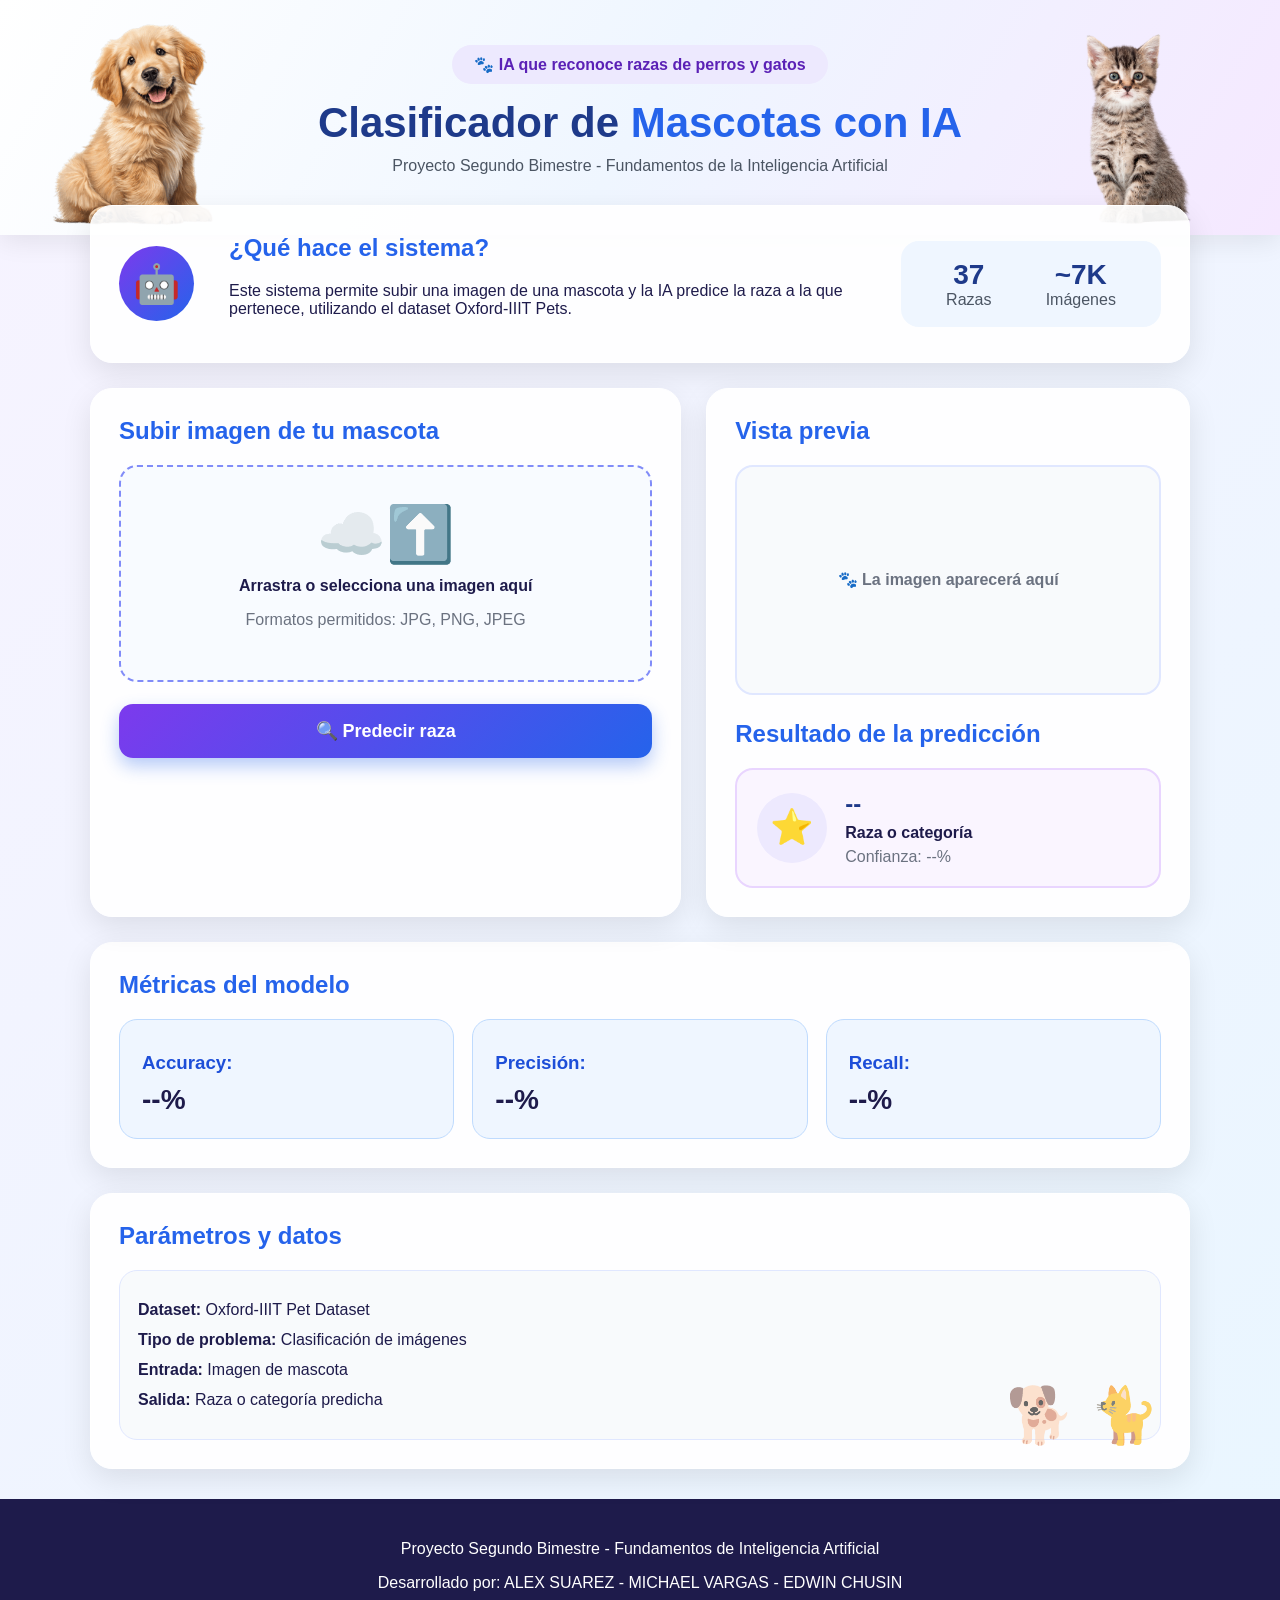
<file: index.html>
<!DOCTYPE html>
<html lang="es">

<head>
    <meta charset="UTF-8">
    <meta name="viewport" content="width=device-width, initial-scale=1.0">
    <title>Clasificador de Mascotas IA</title>
    <link rel="stylesheet" href="style.css">
</head>

<body>

    <header class="hero">
        <img src="img/perro.png" class="mascota perro" alt="Perro">
        <img src="img/gato.png" class="mascota gato" alt="Gato">

        <div class="badge">🐾 IA que reconoce razas de perros y gatos</div>
        <h1>Clasificador de <span>Mascotas con IA</span></h1>
        <p>Proyecto Segundo Bimestre - Fundamentos de la Inteligencia Artificial</p>
    </header>

    <main class="contenedor">

        <section class="card resumen">
            <div class="icono">🤖</div>
            <div>
                <h2>¿Qué hace el sistema?</h2>
                <p>
                    Este sistema permite subir una imagen de una mascota y la IA predice
                    la raza a la que pertenece, utilizando el dataset Oxford-IIIT Pets.
                </p>
            </div>

            <div class="datos">
                <div>
                    <strong>37</strong>
                    <span>Razas</span>
                </div>
                <div>
                    <strong>~7K</strong>
                    <span>Imágenes</span>
                </div>
            </div>
        </section>

        <section class="dos-columnas">

            <section class="card">
                <h2>Subir imagen de tu mascota</h2>

                <label class="upload-box" for="imagenInput">
                    <input type="file" id="imagenInput" accept="image/*">
                    <div class="nube">☁️⬆️</div>
                    <strong>Arrastra o selecciona una imagen aquí</strong>
                    <p>Formatos permitidos: JPG, PNG, JPEG</p>
                </label>

                <button onclick="enviarImagen()">🔍 Predecir raza</button>
            </section>

            <section class="card">
                <h2>Vista previa</h2>

                <div class="preview-box">
                    <img id="preview" class="preview oculto" alt="Vista previa">
                    <p id="textoPreview">🐾 La imagen aparecerá aquí</p>
                </div>

                <h2>Resultado de la predicción</h2>

                <div id="resultado" class="resultado">
                    <div class="estrella">⭐</div>
                    <div>
                        <strong>--</strong>
                        <p>Raza o categoría</p>
                        <span>Confianza: --%</span>
                    </div>
                </div>
            </section>

        </section>

        <section class="card metricas">
            <h2>Métricas del modelo</h2>

            <div class="grid">
                <div class="metrica">
                    <h3>Accuracy:</h3>
                    <p id="accuracy">--%</p>
                </div>

                <div class="metrica">
                    <h3>Precisión:</h3>
                    <p id="precision">--%</p>
                </div>

                <div class="metrica">
                    <h3>Recall:</h3>
                    <p id="recall">--%</p>
                </div>
            </div>
        </section>

        <section class="card parametros">
            <h2>Parámetros y datos</h2>

            <div class="tabla">
                <p><strong>Dataset:</strong> Oxford-IIIT Pet Dataset</p>
                <p><strong>Tipo de problema:</strong> Clasificación de imágenes</p>
                <p><strong>Entrada:</strong> Imagen de mascota</p>
                <p><strong>Salida:</strong> Raza o categoría predicha</p>
            </div>
        </section>

    </main>

    <footer>
        <p>Proyecto Segundo Bimestre - Fundamentos de Inteligencia Artificial</p>
        <p>Desarrollado por: ALEX SUAREZ - MICHAEL VARGAS - EDWIN CHUSIN</p>
    </footer>

    <script src="script.js"></script>
</body>

</html>
</file>
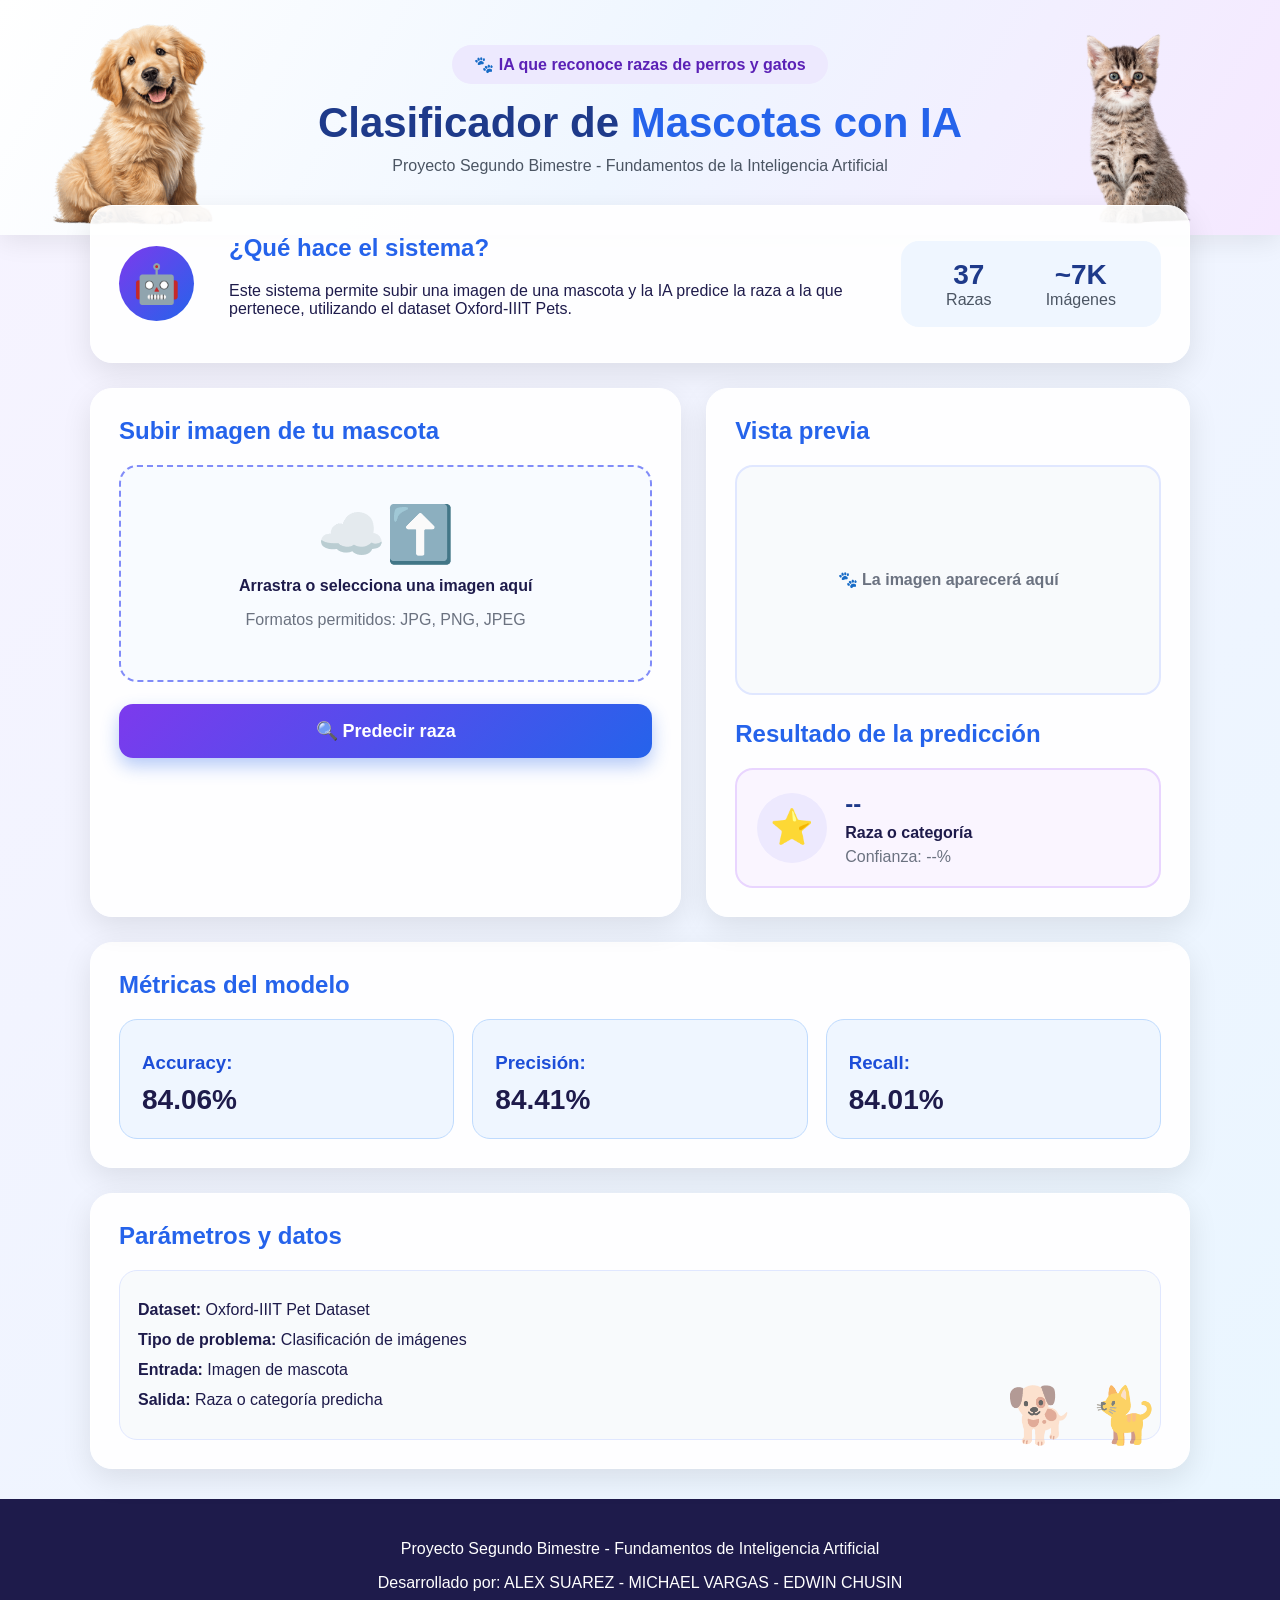
<file: frontend/index.html>
<!DOCTYPE html>
<html lang="es">

<head>
    <meta charset="UTF-8">
    <meta name="viewport" content="width=device-width, initial-scale=1.0">
    <title>Clasificador de Mascotas IA</title>
    <link rel="icon" href="data:image/svg+xml,<svg xmlns=%22http://www.w3.org/2000/svg%22 viewBox=%220 0 100 100%22><text y=%22.9em%22 font-size=%2290%22>🐾</text></svg>">
    <link rel="stylesheet" href="style.css">
</head>

<body>

    <header class="hero">
        <img src="./img/perro.png" class="mascota perro" alt="Perro">
        <img src="./img/gato.png" class="mascota gato" alt="Gato">

        <div class="badge">🐾 IA que reconoce razas de perros y gatos</div>
        <h1>Clasificador de <span>Mascotas con IA</span></h1>
        <p>Proyecto Segundo Bimestre - Fundamentos de la Inteligencia Artificial</p>
    </header>

    <main class="contenedor">

        <section class="card resumen">
            <div class="icono">🤖</div>
            <div>
                <h2>¿Qué hace el sistema?</h2>
                <p>
                    Este sistema permite subir una imagen de una mascota y la IA predice
                    la raza a la que pertenece, utilizando el dataset Oxford-IIIT Pets.
                </p>
            </div>

            <div class="datos">
                <div>
                    <strong>37</strong>
                    <span>Razas</span>
                </div>
                <div>
                    <strong>~7K</strong>
                    <span>Imágenes</span>
                </div>
            </div>
        </section>

        <section class="dos-columnas">

            <section class="card">
                <h2>Subir imagen de tu mascota</h2>

                <label class="upload-box" for="imagenInput">
                    <input type="file" id="imagenInput" accept="image/*">
                    <div class="nube">☁️⬆️</div>
                    <strong>Arrastra o selecciona una imagen aquí</strong>
                    <p>Formatos permitidos: JPG, PNG, JPEG</p>
                </label>

                <button onclick="enviarImagen()">🔍 Predecir raza</button>
            </section>

            <section class="card">
                <h2>Vista previa</h2>

                <div class="preview-box">
                    <img id="preview" class="preview oculto" alt="Vista previa">
                    <p id="textoPreview">🐾 La imagen aparecerá aquí</p>
                </div>

                <h2>Resultado de la predicción</h2>

                <div id="resultado" class="resultado">
                    <div class="estrella">⭐</div>
                    <div>
                        <strong>--</strong>
                        <p>Raza o categoría</p>
                        <span>Confianza: --%</span>
                    </div>
                </div>
            </section>

        </section>

        <section class="card metricas">
            <h2>Métricas del modelo</h2>

            <div class="grid">
                <div class="metrica">
                    <h3>Accuracy:</h3>
                    <p id="accuracy">84.06%</p>
                </div>

                <div class="metrica">
                    <h3>Precisión:</h3>
                    <p id="precision">84.41%</p>
                </div>

                <div class="metrica">
                    <h3>Recall:</h3>
                    <p id="recall">84.01%</p>
                </div>
            </div>
        </section>

        <section class="card parametros">
            <h2>Parámetros y datos</h2>

            <div class="tabla">
                <p><strong>Dataset:</strong> Oxford-IIIT Pet Dataset</p>
                <p><strong>Tipo de problema:</strong> Clasificación de imágenes</p>
                <p><strong>Entrada:</strong> Imagen de mascota</p>
                <p><strong>Salida:</strong> Raza o categoría predicha</p>
            </div>
        </section>

    </main>

    <footer>
        <p>Proyecto Segundo Bimestre - Fundamentos de Inteligencia Artificial</p>
        <p>Desarrollado por: ALEX SUAREZ - MICHAEL VARGAS - EDWIN CHUSIN</p>
    </footer>

    <script src="script.js"></script>
</body>

</html>
</file>
<file: style.css>
* {
  box-sizing: border-box;
}

body {
  margin: 0;
  font-family: Arial, sans-serif;
  background: linear-gradient(135deg, #f7f3ff, #e9f6ff);
  color: #1e1b4b;
}

.hero {
  position: relative;
  text-align: center;
  padding: 45px 20px 60px;
  background: linear-gradient(120deg, #ffffff, #eff6ff, #f5e8ff);
  box-shadow: 0 6px 25px #00000015;
  overflow: hidden;
}

.hero h1 {
  margin: 15px 0 10px;
  font-size: 42px;
  color: #1e3a8a;
}

.hero h1 span {
  color: #2563eb;
}

.hero p {
  margin: 0;
  color: #4b5563;
}

.badge {
  display: inline-block;
  padding: 10px 22px;
  border-radius: 30px;
  background: #ede9fe;
  color: #5b21b6;
  font-weight: bold;
}

.mascota{
    position:absolute;
    width:220px;
    user-select:none;
    pointer-events:none;
    animation: flotar 3s ease-in-out infinite;
}

.perro{
    left:30px;
    bottom:0;
}

.gato{
    right:30px;
    bottom:0;
    animation-delay:1s;
}

@keyframes flotar {
  0%, 100% {
    transform: translateY(0);
  }

  50% {
    transform: translateY(-12px);
  }
}

.contenedor {
  width: 90%;
  max-width: 1100px;
  margin: -30px auto 30px;
  position: relative;
  z-index: 2;
}

.card {
  background: #ffffffee;
  padding: 28px;
  margin-bottom: 25px;
  border-radius: 22px;
  box-shadow: 0 10px 30px #00000018;
  border: 1px solid #ffffff;
}

.card h2 {
  color: #2563eb;
  margin-top: 0;
}

.resumen {
  display: grid;
  grid-template-columns: 90px 1fr 260px;
  gap: 20px;
  align-items: center;
}

.icono {
  width: 75px;
  height: 75px;
  border-radius: 50%;
  display: grid;
  place-items: center;
  font-size: 38px;
  background: linear-gradient(135deg, #7c3aed, #2563eb);
  color: white;
}

.datos {
  display: flex;
  justify-content: space-around;
  background: #eff6ff;
  border-radius: 18px;
  padding: 18px;
}

.datos div {
  text-align: center;
}

.datos strong {
  display: block;
  font-size: 28px;
  color: #1e3a8a;
}

.datos span {
  color: #4b5563;
}

.dos-columnas {
  display: grid;
  grid-template-columns: 1.1fr 0.9fr;
  gap: 25px;
}

.upload-box {
  display: block;
  border: 2px dashed #818cf8;
  padding: 35px 20px;
  border-radius: 18px;
  text-align: center;
  background: #f8fbff;
  cursor: pointer;
  transition: 0.3s;
}

.upload-box:hover {
  background: #eef2ff;
  transform: scale(1.01);
}

.upload-box input {
  display: none;
}

.nube {
  font-size: 55px;
  margin-bottom: 10px;
}

.upload-box p {
  color: #6b7280;
}

button {
  width: 100%;
  margin-top: 22px;
  padding: 16px;
  border: none;
  border-radius: 14px;
  background: linear-gradient(135deg, #7c3aed, #2563eb);
  color: white;
  font-size: 18px;
  font-weight: bold;
  cursor: pointer;
  box-shadow: 0 8px 18px #2563eb55;
  transition: 0.3s;
}

button:hover {
  transform: translateY(-3px);
}

.preview-box {
  height: 230px;
  border: 2px solid #e0e7ff;
  border-radius: 18px;
  display: grid;
  place-items: center;
  background: #f8fafc;
  overflow: hidden;
  margin-bottom: 25px;
}

.preview {
  width: 100%;
  height: 100%;
  object-fit: cover;
}

.oculto {
  display: none;
}

#textoPreview {
  color: #6b7280;
  font-weight: bold;
}

.resultado {
  display: flex;
  gap: 18px;
  align-items: center;
  padding: 20px;
  border-radius: 18px;
  background: #faf5ff;
  border: 2px solid #e9d5ff;
}

.estrella {
  width: 70px;
  height: 70px;
  border-radius: 50%;
  display: grid;
  place-items: center;
  background: #ede9fe;
  font-size: 35px;
}

.resultado strong {
  font-size: 24px;
  color: #1e3a8a;
}

.resultado p {
  margin: 6px 0;
  font-weight: bold;
}

.resultado span {
  color: #6b7280;
}

.grid {
  display: grid;
  grid-template-columns: repeat(3, 1fr);
  gap: 18px;
}

.metrica {
  padding: 22px;
  border-radius: 18px;
  background: #eff6ff;
  border: 1px solid #bfdbfe;
}

.metrica span {
  font-size: 32px;
}

.metrica h3 {
  margin: 10px 0;
  color: #1d4ed8;
}

.metrica p {
  font-size: 28px;
  font-weight: bold;
  margin: 0;
}

.parametros {
  position: relative;
}

.parametros::after {
  content: "🐕 🐈";
  position: absolute;
  right: 30px;
  bottom: 20px;
  font-size: 55px;
  opacity: 0.6;
}

.tabla {
  background: #f8fafc;
  border-radius: 18px;
  padding: 18px;
  border: 1px solid #e0e7ff;
}

.tabla p {
  margin: 12px 0;
}

footer {
  text-align: center;
  padding: 25px;
  background: #1e1b4b;
  color: white;
}

@media (max-width: 850px) {
  .emoji {
    display: none;
  }

  .hero h1 {
    font-size: 32px;
  }

  .resumen {
    grid-template-columns: 1fr;
    text-align: center;
  }

  .icono {
    margin: auto;
  }

  .dos-columnas,
  .grid {
    grid-template-columns: 1fr;
  }

  .datos {
    flex-direction: column;
    gap: 15px;
  }
}
</file>
<file: frontend/style.css>
* {
  box-sizing: border-box;
}

body {
  margin: 0;
  font-family: Arial, sans-serif;
  background: linear-gradient(135deg, #f7f3ff, #e9f6ff);
  color: #1e1b4b;
}

.hero {
  position: relative;
  text-align: center;
  padding: 45px 20px 60px;
  background: linear-gradient(120deg, #ffffff, #eff6ff, #f5e8ff);
  box-shadow: 0 6px 25px #00000015;
  overflow: hidden;
}

.hero h1 {
  margin: 15px 0 10px;
  font-size: 42px;
  color: #1e3a8a;
}

.hero h1 span {
  color: #2563eb;
}

.hero p {
  margin: 0;
  color: #4b5563;
}

.badge {
  display: inline-block;
  padding: 10px 22px;
  border-radius: 30px;
  background: #ede9fe;
  color: #5b21b6;
  font-weight: bold;
}

.mascota{
    position:absolute;
    width:220px;
    user-select:none;
    pointer-events:none;
    animation: flotar 3s ease-in-out infinite;
}

.perro{
    left:30px;
    bottom:0;
}

.gato{
    right:30px;
    bottom:0;
    animation-delay:1s;
}

@keyframes flotar {
  0%, 100% {
    transform: translateY(0);
  }

  50% {
    transform: translateY(-12px);
  }
}

.contenedor {
  width: 90%;
  max-width: 1100px;
  margin: -30px auto 30px;
  position: relative;
  z-index: 2;
}

.card {
  background: #ffffffee;
  padding: 28px;
  margin-bottom: 25px;
  border-radius: 22px;
  box-shadow: 0 10px 30px #00000018;
  border: 1px solid #ffffff;
}

.card h2 {
  color: #2563eb;
  margin-top: 0;
}

.resumen {
  display: grid;
  grid-template-columns: 90px 1fr 260px;
  gap: 20px;
  align-items: center;
}

.icono {
  width: 75px;
  height: 75px;
  border-radius: 50%;
  display: grid;
  place-items: center;
  font-size: 38px;
  background: linear-gradient(135deg, #7c3aed, #2563eb);
  color: white;
}

.datos {
  display: flex;
  justify-content: space-around;
  background: #eff6ff;
  border-radius: 18px;
  padding: 18px;
}

.datos div {
  text-align: center;
}

.datos strong {
  display: block;
  font-size: 28px;
  color: #1e3a8a;
}

.datos span {
  color: #4b5563;
}

.dos-columnas {
  display: grid;
  grid-template-columns: 1.1fr 0.9fr;
  gap: 25px;
}

.upload-box {
  display: block;
  border: 2px dashed #818cf8;
  padding: 35px 20px;
  border-radius: 18px;
  text-align: center;
  background: #f8fbff;
  cursor: pointer;
  transition: 0.3s;
}

.upload-box:hover {
  background: #eef2ff;
  transform: scale(1.01);
}

.upload-box input {
  display: none;
}

.nube {
  font-size: 55px;
  margin-bottom: 10px;
}

.upload-box p {
  color: #6b7280;
}

button {
  width: 100%;
  margin-top: 22px;
  padding: 16px;
  border: none;
  border-radius: 14px;
  background: linear-gradient(135deg, #7c3aed, #2563eb);
  color: white;
  font-size: 18px;
  font-weight: bold;
  cursor: pointer;
  box-shadow: 0 8px 18px #2563eb55;
  transition: 0.3s;
}

button:hover {
  transform: translateY(-3px);
}

.preview-box {
  height: 230px;
  border: 2px solid #e0e7ff;
  border-radius: 18px;
  display: grid;
  place-items: center;
  background: #f8fafc;
  overflow: hidden;
  margin-bottom: 25px;
}

.preview {
  width: 100%;
  height: 100%;
  object-fit: cover;
}

.oculto {
  display: none;
}

#textoPreview {
  color: #6b7280;
  font-weight: bold;
}

.resultado {
  display: flex;
  gap: 18px;
  align-items: center;
  padding: 20px;
  border-radius: 18px;
  background: #faf5ff;
  border: 2px solid #e9d5ff;
}

.estrella {
  width: 70px;
  height: 70px;
  border-radius: 50%;
  display: grid;
  place-items: center;
  background: #ede9fe;
  font-size: 35px;
}

.resultado strong {
  font-size: 24px;
  color: #1e3a8a;
}

.resultado p {
  margin: 6px 0;
  font-weight: bold;
}

.resultado span {
  color: #6b7280;
}

.grid {
  display: grid;
  grid-template-columns: repeat(3, 1fr);
  gap: 18px;
}

.metrica {
  padding: 22px;
  border-radius: 18px;
  background: #eff6ff;
  border: 1px solid #bfdbfe;
}

.metrica span {
  font-size: 32px;
}

.metrica h3 {
  margin: 10px 0;
  color: #1d4ed8;
}

.metrica p {
  font-size: 28px;
  font-weight: bold;
  margin: 0;
}

.parametros {
  position: relative;
}

.parametros::after {
  content: "🐕 🐈";
  position: absolute;
  right: 30px;
  bottom: 20px;
  font-size: 55px;
  opacity: 0.6;
}

.tabla {
  background: #f8fafc;
  border-radius: 18px;
  padding: 18px;
  border: 1px solid #e0e7ff;
}

.tabla p {
  margin: 12px 0;
}

footer {
  text-align: center;
  padding: 25px;
  background: #1e1b4b;
  color: white;
}

@media (max-width: 850px) {
  .emoji {
    display: none;
  }

  .hero h1 {
    font-size: 32px;
  }

  .resumen {
    grid-template-columns: 1fr;
    text-align: center;
  }

  .icono {
    margin: auto;
  }

  .dos-columnas,
  .grid {
    grid-template-columns: 1fr;
  }

  .datos {
    flex-direction: column;
    gap: 15px;
  }
}
</file>
